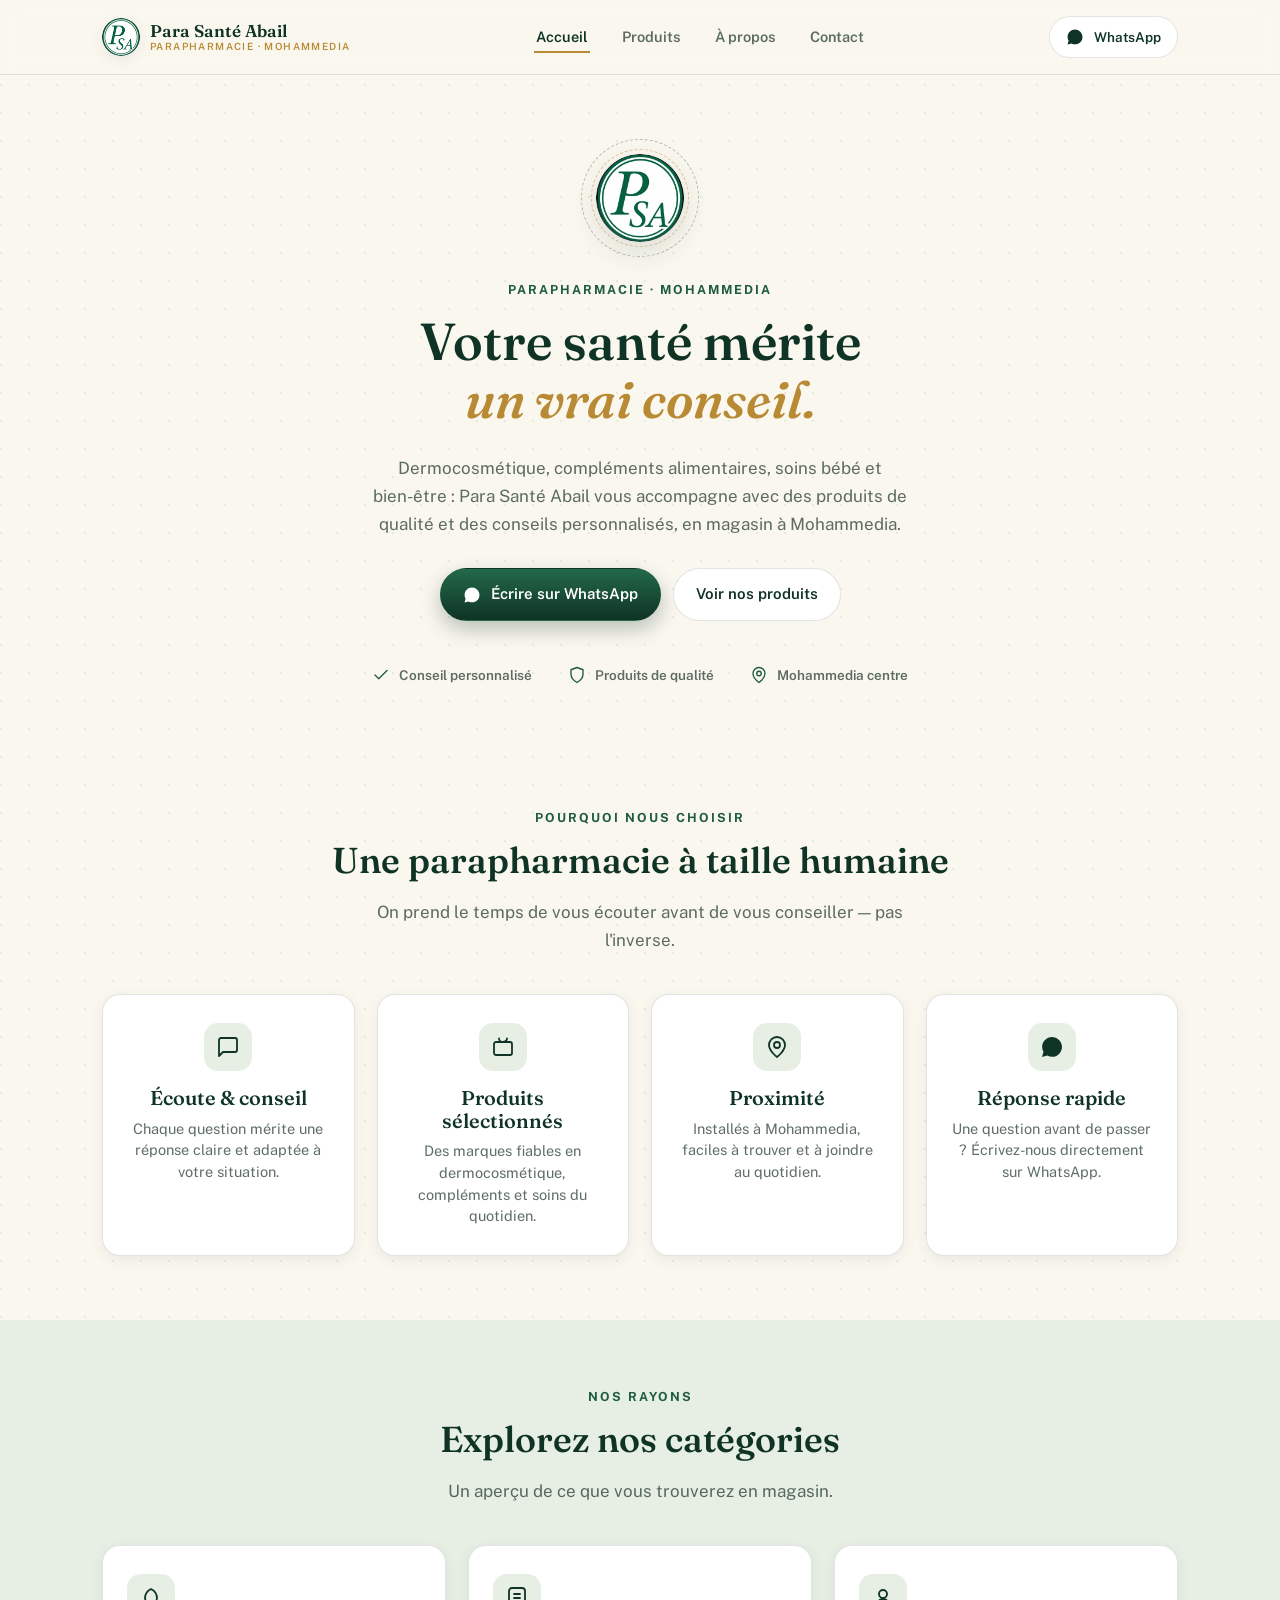
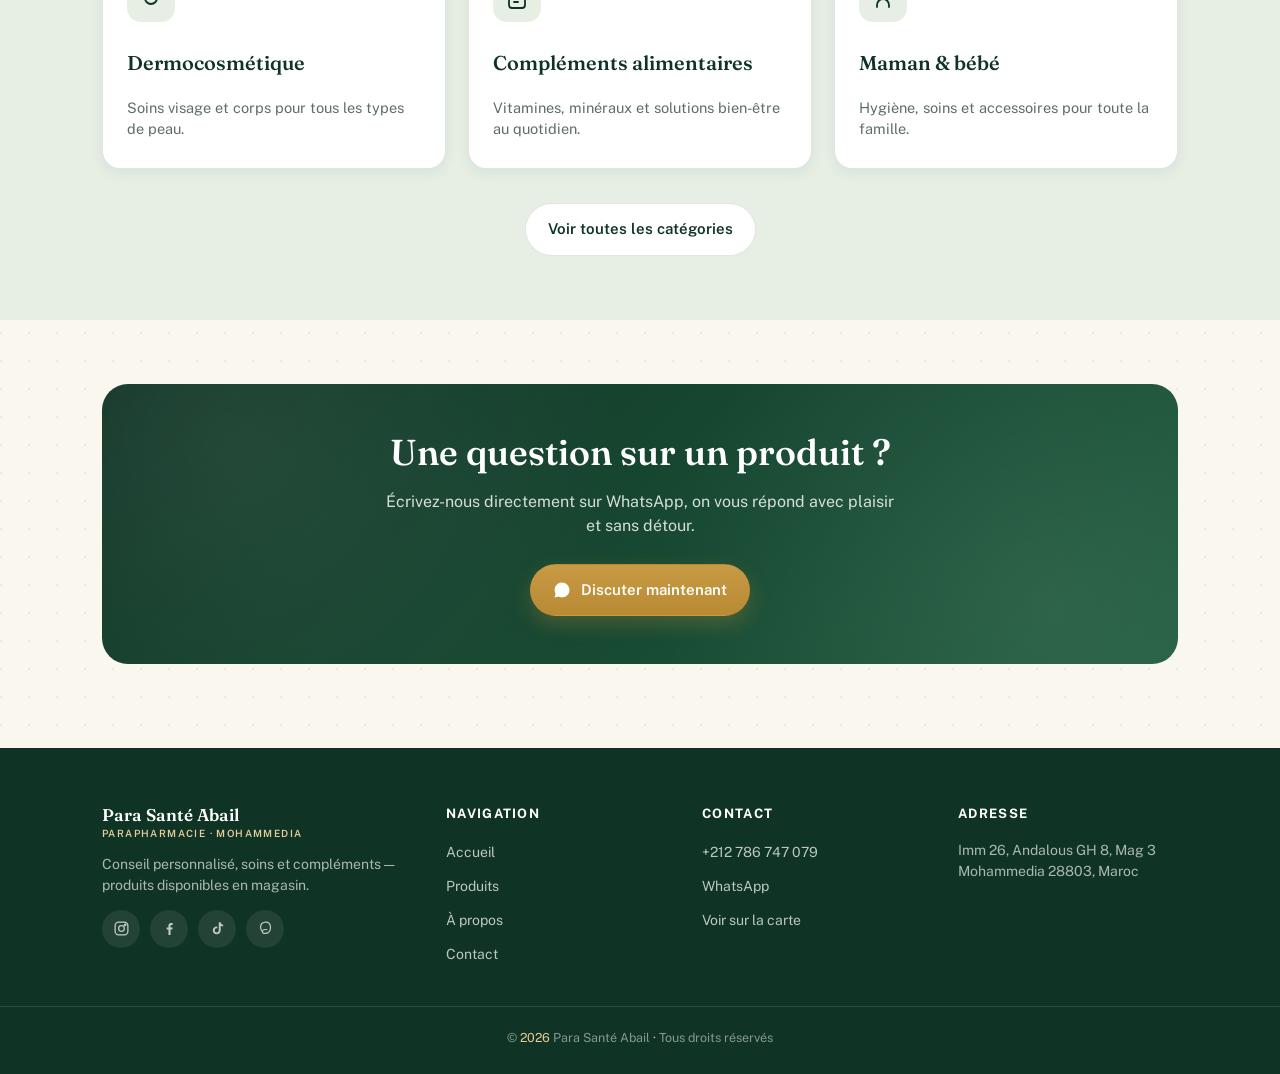
<file: index.html>
<!doctype html>
<html lang="fr">
<head>
<meta charset="UTF-8">
<meta name="viewport" content="width=device-width, initial-scale=1.0">
<title>Para Santé Abail — Parapharmacie à Mohammedia</title>
<meta name="description" content="Para Santé Abail, votre parapharmacie de confiance à Mohammedia : conseil personnalisé, dermocosmétique, compléments alimentaires et soins pour toute la famille.">
<meta name="theme-color" content="#0F3324">
<meta name="robots" content="index, follow">
<link rel="canonical" href="https://www.para-sante-abail.ma/">

<!-- Open Graph -->
<meta property="og:type" content="business.business">
<meta property="og:site_name" content="Para Santé Abail">
<meta property="og:title" content="Para Santé Abail — Parapharmacie à Mohammedia">
<meta property="og:description" content="Conseil personnalisé, soins et compléments — produits disponibles en magasin à Mohammedia.">
<meta property="og:image" content="assets/logo.png">
<meta name="twitter:card" content="summary">

<link rel="icon" type="image/png" sizes="32x32" href="assets/favicon-32.png">
<link rel="apple-touch-icon" href="assets/favicon-180.png">

<link rel="preconnect" href="https://fonts.googleapis.com">
<link rel="preconnect" href="https://fonts.gstatic.com" crossorigin>
<link href="https://fonts.googleapis.com/css2?family=Fraunces:opsz,wght@9..144,450;9..144,560;9..144,650&family=Public+Sans:wght@400;500;600;700&display=swap" rel="stylesheet">
<link rel="stylesheet" href="assets/style.css">

<script type="application/ld+json">
{
  "@context": "https://schema.org",
  "@type": "Pharmacy",
  "name": "Para Santé Abail",
  "image": "assets/logo.png",
  "telephone": "+212786747079",
  "address": {
    "@type": "PostalAddress",
    "streetAddress": "Imm 26, Andalous GH 8, Mag 3",
    "addressLocality": "Mohammedia",
    "postalCode": "28803",
    "addressCountry": "MA"
  },
  "sameAs": [
    "https://instagram.com/para.sante.abail",
    "https://facebook.com/para.sante.abail",
    "https://www.tiktok.com/@para.sante.abail",
    "https://www.threads.net/@para.sante.abail"
  ]
}
</script>
</head>
<body>
<a class="skip-link" href="#main">Aller au contenu</a>

<header class="navbar">
  <div class="container">
    <a class="brand" href="index.html">
      <img src="assets/logo.webp" onerror="this.src='assets/logo.png'" alt="Logo Para Santé Abail">
      <span class="brand-name">Para Santé Abail<small>Parapharmacie · Mohammedia</small></span>
    </a>
    <nav>
      <ul class="nav-links">
        <li><a href="index.html">Accueil</a></li>
        <li><a href="produits.html">Produits</a></li>
        <li><a href="a-propos.html">À propos</a></li>
        <li><a href="contact.html">Contact</a></li>
      </ul>
    </nav>
    <div class="nav-cta">
      <a class="btn btn-outline btn-sm" href="https://wa.me/212786747079" target="_blank" rel="noopener">
        <svg viewBox="0 0 24 24" fill="currentColor"><path d="M12.04 2C6.58 2 2.13 6.45 2.13 11.91c0 1.75.46 3.46 1.33 4.96L2.05 22l5.25-1.38a9.9 9.9 0 0 0 4.74 1.21h.01c5.46 0 9.91-4.45 9.91-9.92 0-2.65-1.03-5.14-2.9-7.01A9.86 9.86 0 0 0 12.04 2Z"/></svg>
        <span class="long">WhatsApp</span>
      </a>
      <button class="nav-toggle" aria-label="Ouvrir le menu" aria-expanded="false">
        <svg viewBox="0 0 24 24" fill="none" stroke="currentColor" stroke-width="1.8" stroke-linecap="round"><path d="M4 7h16M4 12h16M4 17h16"/></svg>
      </button>
    </div>
  </div>
</header>

<main id="main">

  <section class="hero container">
    <div class="seal">
      <div class="ring ring-outer"></div>
      <div class="ring ring-inner"></div>
      <img src="assets/logo.webp" onerror="this.src='assets/logo.png'" alt="Para Santé Abail">
    </div>
    <p class="eyebrow">Parapharmacie · Mohammedia</p>
    <h1>Votre santé mérite<br><em>un vrai conseil.</em></h1>
    <p class="lede" style="margin-left:auto;margin-right:auto;text-align:center;">
      Dermocosmétique, compléments alimentaires, soins bébé et bien-être : Para Santé Abail vous accompagne avec des produits de qualité et des conseils personnalisés, en magasin à Mohammedia.
    </p>
    <div class="hero-actions">
      <a class="btn btn-primary" href="https://wa.me/212786747079?text=Bonjour%2C%20je%20vous%20contacte%20depuis%20votre%20site." target="_blank" rel="noopener">
        <svg viewBox="0 0 24 24" fill="currentColor"><path d="M12.04 2C6.58 2 2.13 6.45 2.13 11.91c0 1.75.46 3.46 1.33 4.96L2.05 22l5.25-1.38a9.9 9.9 0 0 0 4.74 1.21h.01c5.46 0 9.91-4.45 9.91-9.92 0-2.65-1.03-5.14-2.9-7.01A9.86 9.86 0 0 0 12.04 2Z"/></svg>
        Écrire sur WhatsApp
      </a>
      <a class="btn btn-outline" href="produits.html">
        Voir nos produits
      </a>
    </div>

    <div class="hero-strip">
      <div class="item">
        <svg viewBox="0 0 24 24" fill="none" stroke="currentColor" stroke-width="1.8" stroke-linecap="round" stroke-linejoin="round"><path d="M20 6 9 17l-5-5"/></svg>
        Conseil personnalisé
      </div>
      <div class="item">
        <svg viewBox="0 0 24 24" fill="none" stroke="currentColor" stroke-width="1.8" stroke-linecap="round" stroke-linejoin="round"><path d="M12 22s8-4.5 8-11V5l-8-3-8 3v6c0 6.5 8 11 8 11Z"/></svg>
        Produits de qualité
      </div>
      <div class="item">
        <svg viewBox="0 0 24 24" fill="none" stroke="currentColor" stroke-width="1.8" stroke-linecap="round" stroke-linejoin="round"><path d="M20 10c0 6-8 12-8 12S4 16 4 10a8 8 0 0 1 16 0Z"/><circle cx="12" cy="10" r="3"/></svg>
        Mohammedia centre
      </div>
    </div>
  </section>

  <section class="section">
    <div class="container">
      <div class="section-head">
        <p class="eyebrow">Pourquoi nous choisir</p>
        <h2>Une parapharmacie à taille humaine</h2>
        <p class="lede">On prend le temps de vous écouter avant de vous conseiller — pas l'inverse.</p>
      </div>
      <div class="grid grid-4">
        <div class="card value-card">
          <div class="card-icon">
            <svg viewBox="0 0 24 24" fill="none" stroke="currentColor" stroke-width="1.8" stroke-linecap="round" stroke-linejoin="round"><path d="M21 15a2 2 0 0 1-2 2H7l-4 4V5a2 2 0 0 1 2-2h14a2 2 0 0 1 2 2z"/></svg>
          </div>
          <h3>Écoute &amp; conseil</h3>
          <p>Chaque question mérite une réponse claire et adaptée à votre situation.</p>
        </div>
        <div class="card value-card">
          <div class="card-icon">
            <svg viewBox="0 0 24 24" fill="none" stroke="currentColor" stroke-width="1.8" stroke-linecap="round" stroke-linejoin="round"><rect x="3" y="7" width="18" height="13" rx="2"/><path d="M16 3.5c0 2-1.8 3.5-4 3.5S8 5.5 8 3.5"/></svg>
          </div>
          <h3>Produits sélectionnés</h3>
          <p>Des marques fiables en dermocosmétique, compléments et soins du quotidien.</p>
        </div>
        <div class="card value-card">
          <div class="card-icon">
            <svg viewBox="0 0 24 24" fill="none" stroke="currentColor" stroke-width="1.8" stroke-linecap="round" stroke-linejoin="round"><path d="M20 10c0 6-8 12-8 12S4 16 4 10a8 8 0 0 1 16 0Z"/><circle cx="12" cy="10" r="3"/></svg>
          </div>
          <h3>Proximité</h3>
          <p>Installés à Mohammedia, faciles à trouver et à joindre au quotidien.</p>
        </div>
        <div class="card value-card">
          <div class="card-icon">
            <svg viewBox="0 0 24 24" fill="currentColor"><path d="M12.04 2C6.58 2 2.13 6.45 2.13 11.91c0 1.75.46 3.46 1.33 4.96L2.05 22l5.25-1.38a9.9 9.9 0 0 0 4.74 1.21h.01c5.46 0 9.91-4.45 9.91-9.92 0-2.65-1.03-5.14-2.9-7.01A9.86 9.86 0 0 0 12.04 2Z"/></svg>
          </div>
          <h3>Réponse rapide</h3>
          <p>Une question avant de passer ? Écrivez-nous directement sur WhatsApp.</p>
        </div>
      </div>
    </div>
  </section>

  <section class="section section-alt">
    <div class="container">
      <div class="section-head">
        <p class="eyebrow">Nos rayons</p>
        <h2>Explorez nos catégories</h2>
        <p class="lede">Un aperçu de ce que vous trouverez en magasin.</p>
      </div>
      <div class="grid grid-3">
        <div class="card cat-card">
          <div class="card-icon">
            <svg viewBox="0 0 24 24" fill="none" stroke="currentColor" stroke-width="1.8" stroke-linecap="round" stroke-linejoin="round"><path d="M12 3c4 2 6 5 6 9a6 6 0 0 1-12 0c0-4 2-7 6-9Z"/></svg>
          </div>
          <h3>Dermocosmétique</h3>
          <p>Soins visage et corps pour tous les types de peau.</p>
        </div>
        <div class="card cat-card">
          <div class="card-icon">
            <svg viewBox="0 0 24 24" fill="none" stroke="currentColor" stroke-width="1.8" stroke-linecap="round" stroke-linejoin="round"><rect x="4" y="2" width="16" height="20" rx="3"/><path d="M9 8h6M9 12h6M9 16h4"/></svg>
          </div>
          <h3>Compléments alimentaires</h3>
          <p>Vitamines, minéraux et solutions bien-être au quotidien.</p>
        </div>
        <div class="card cat-card">
          <div class="card-icon">
            <svg viewBox="0 0 24 24" fill="none" stroke="currentColor" stroke-width="1.8" stroke-linecap="round" stroke-linejoin="round"><circle cx="12" cy="8" r="4"/><path d="M6 21v-2a6 6 0 0 1 12 0v2"/></svg>
          </div>
          <h3>Maman &amp; bébé</h3>
          <p>Hygiène, soins et accessoires pour toute la famille.</p>
        </div>
      </div>
      <div style="text-align:center;margin-top:34px;">
        <a class="btn btn-outline" href="produits.html">Voir toutes les catégories</a>
      </div>
    </div>
  </section>

  <section class="section">
    <div class="container">
      <div class="cta-banner">
        <h2>Une question sur un produit&nbsp;?</h2>
        <p>Écrivez-nous directement sur WhatsApp, on vous répond avec plaisir et sans détour.</p>
        <a class="btn btn-gold" href="https://wa.me/212786747079?text=Bonjour%2C%20j%27ai%20une%20question%20sur%20un%20produit." target="_blank" rel="noopener">
          <svg viewBox="0 0 24 24" fill="currentColor"><path d="M12.04 2C6.58 2 2.13 6.45 2.13 11.91c0 1.75.46 3.46 1.33 4.96L2.05 22l5.25-1.38a9.9 9.9 0 0 0 4.74 1.21h.01c5.46 0 9.91-4.45 9.91-9.92 0-2.65-1.03-5.14-2.9-7.01A9.86 9.86 0 0 0 12.04 2Z"/></svg>
          Discuter maintenant
        </a>
      </div>
    </div>
  </section>

</main>

<footer class="footer">
  <div class="container">
    <div>
      <span class="brand-name">Para Santé Abail<small>Parapharmacie · Mohammedia</small></span>
      <p style="margin-top:14px;">Conseil personnalisé, soins et compléments — produits disponibles en magasin.</p>
      <div class="footer-socials">
        <a href="https://instagram.com/para.sante.abail" target="_blank" rel="noopener" aria-label="Instagram"><svg viewBox="0 0 24 24" fill="none" stroke="currentColor" stroke-width="1.8"><rect x="3" y="3" width="18" height="18" rx="5"/><circle cx="12" cy="12" r="4"/><circle cx="17.2" cy="6.8" r="1"/></svg></a>
        <a href="https://facebook.com/para.sante.abail" target="_blank" rel="noopener" aria-label="Facebook"><svg viewBox="0 0 24 24" fill="currentColor"><path d="M13.5 21v-7.6h2.55l.38-2.96h-2.93V8.53c0-.86.24-1.44 1.47-1.44h1.57V4.46C16.2 4.4 15.3 4.3 14.24 4.3c-2.2 0-3.72 1.34-3.72 3.8v2.34H7.96v2.96h2.56V21h2.98Z"/></svg></a>
        <a href="https://www.tiktok.com/@para.sante.abail" target="_blank" rel="noopener" aria-label="TikTok"><svg viewBox="0 0 24 24" fill="currentColor"><path d="M16.5 3c.3 1.9 1.6 3.4 3.5 3.7v2.6a6.6 6.6 0 0 1-3.5-1.1v6.4a5.6 5.6 0 1 1-4.8-5.5v2.7a2.9 2.9 0 1 0 2.1 2.8V3h2.7Z"/></svg></a>
        <a href="https://www.threads.net/@para.sante.abail" target="_blank" rel="noopener" aria-label="Threads"><svg viewBox="0 0 24 24" fill="none" stroke="currentColor" stroke-width="1.7"><path d="M12 3c-4.5 0-7 2.7-7 7.2 0 3 1.2 5.4 3.4 6.9M12 3c4.5 0 7 2.7 7 7.2 0 5.6-3.3 8.8-7.6 8.8-2.2 0-3.9-.8-3.9-2.7 0-2 2.1-2.9 4.4-2.9 1 0 1.9.1 2.6.4"/></svg></a>
      </div>
    </div>
    <div>
      <h4>Navigation</h4>
      <ul>
        <li><a href="index.html">Accueil</a></li>
        <li><a href="produits.html">Produits</a></li>
        <li><a href="a-propos.html">À propos</a></li>
        <li><a href="contact.html">Contact</a></li>
      </ul>
    </div>
    <div>
      <h4>Contact</h4>
      <ul>
        <li><a href="tel:+212786747079">+212 786 747 079</a></li>
        <li><a href="https://wa.me/212786747079" target="_blank" rel="noopener">WhatsApp</a></li>
        <li><a href="https://maps.app.goo.gl/hY52rZHwfC9WomiU7" target="_blank" rel="noopener">Voir sur la carte</a></li>
      </ul>
    </div>
    <div>
      <h4>Adresse</h4>
      <p>Imm 26, Andalous GH 8, Mag 3<br>Mohammedia 28803, Maroc</p>
    </div>
  </div>
  <div class="footer-bottom">
    © <span id="year"></span> Para Santé Abail <span>·</span> Tous droits réservés
  </div>
</footer>

<div class="toast" id="toast">Contact enregistré ✓</div>

<script src="assets/script.js"></script>
<script>document.getElementById('year').textContent = new Date().getFullYear();</script>
</body>
</html>
</file>
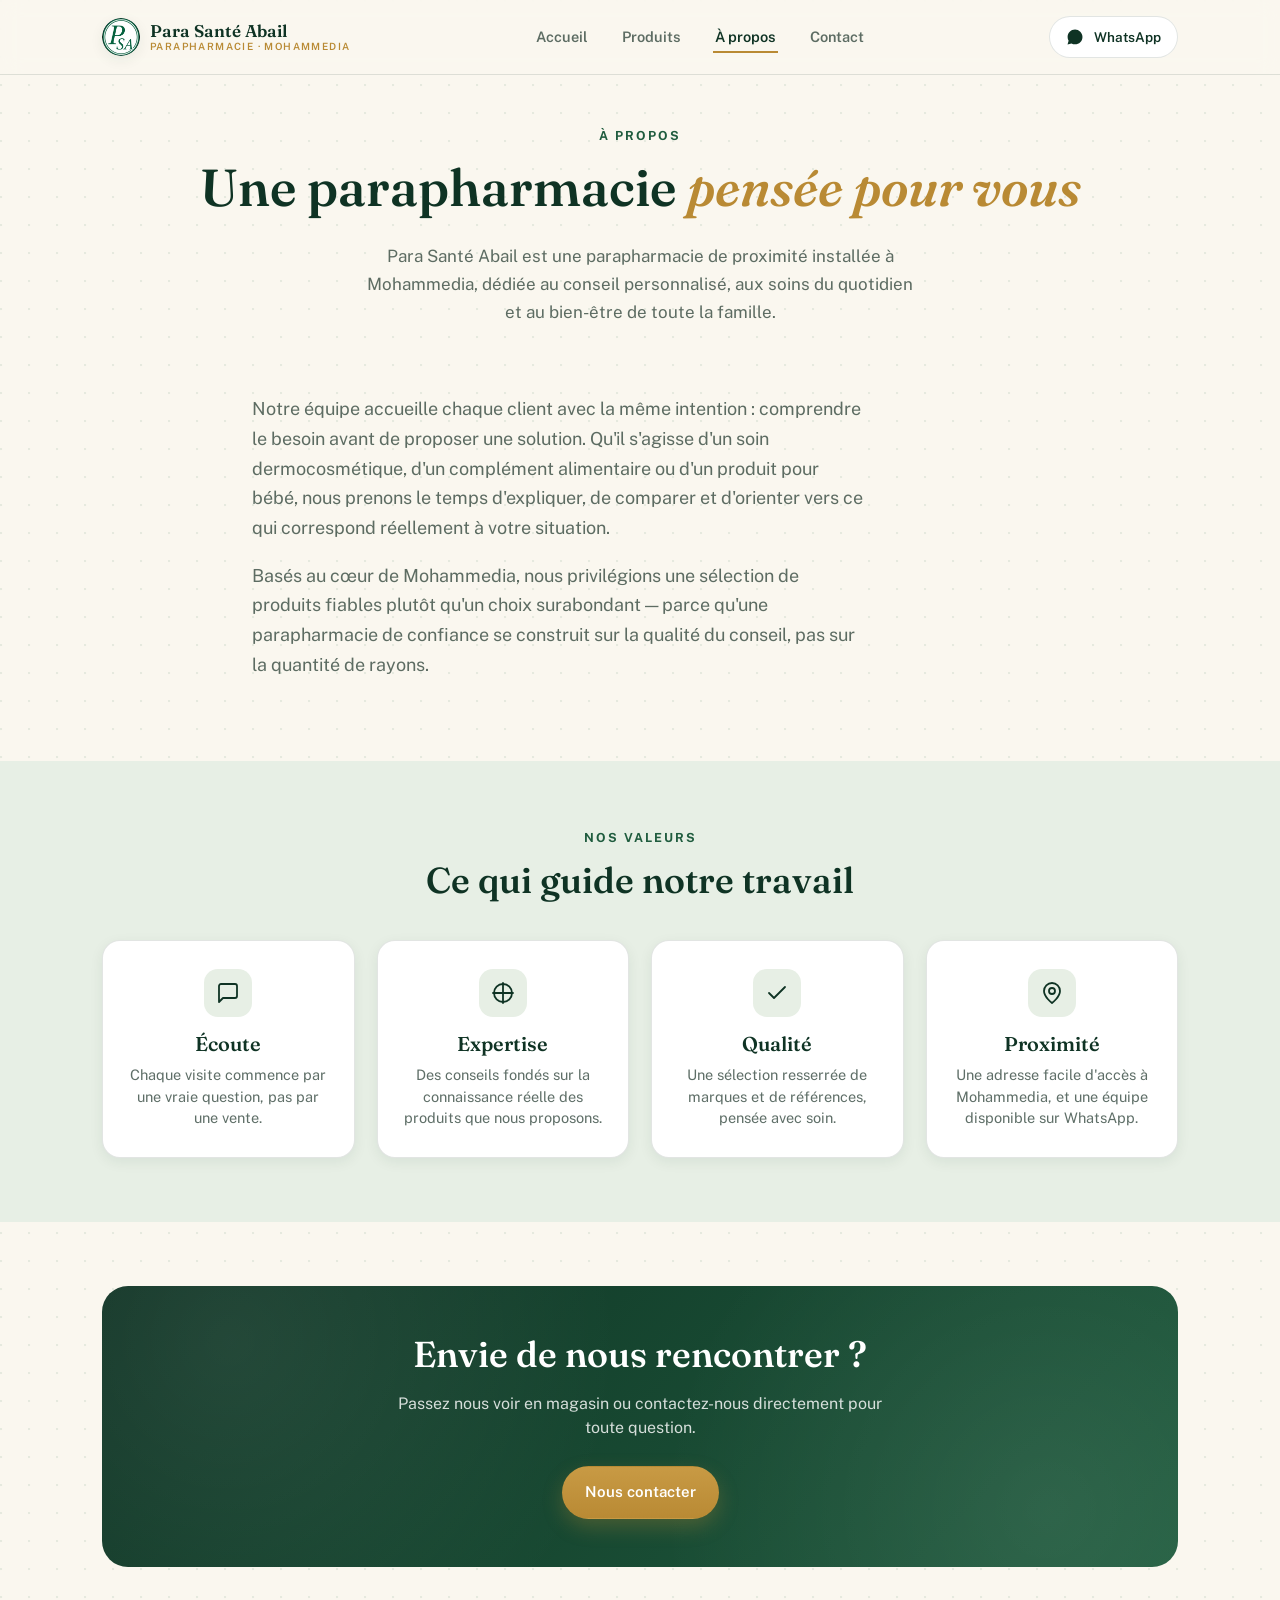
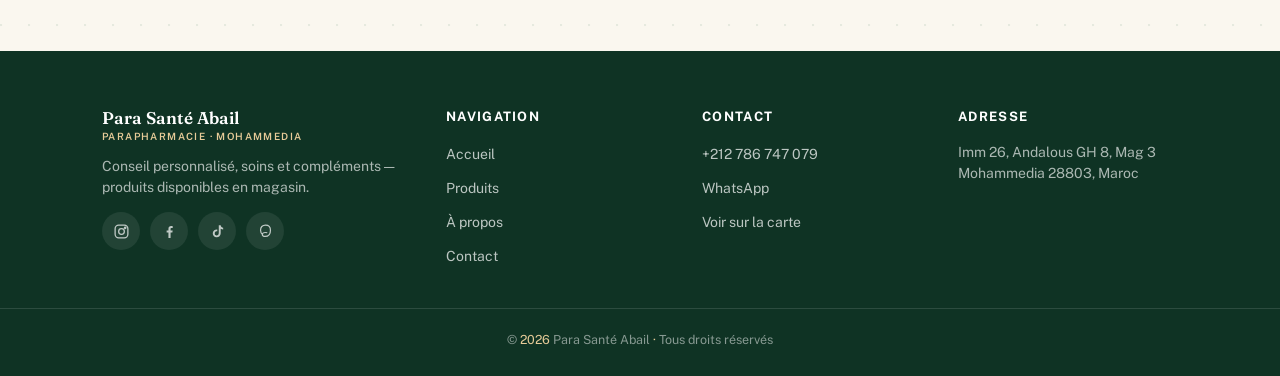
<file: a-propos.html>
<!doctype html>
<html lang="fr">
<head>
<meta charset="UTF-8">
<meta name="viewport" content="width=device-width, initial-scale=1.0">
<title>À propos — Para Santé Abail</title>
<meta name="description" content="Découvrez Para Santé Abail, parapharmacie de proximité à Mohammedia engagée pour un conseil personnalisé et des produits de qualité.">
<meta name="theme-color" content="#0F3324">
<link rel="canonical" href="https://www.para-sante-abail.ma/a-propos.html">

<meta property="og:type" content="website">
<meta property="og:site_name" content="Para Santé Abail">
<meta property="og:title" content="À propos — Para Santé Abail">
<meta property="og:description" content="Parapharmacie de proximité à Mohammedia, engagée pour un conseil personnalisé.">
<meta property="og:image" content="assets/logo.png">

<link rel="icon" type="image/png" sizes="32x32" href="assets/favicon-32.png">
<link rel="apple-touch-icon" href="assets/favicon-180.png">

<link rel="preconnect" href="https://fonts.googleapis.com">
<link rel="preconnect" href="https://fonts.gstatic.com" crossorigin>
<link href="https://fonts.googleapis.com/css2?family=Fraunces:opsz,wght@9..144,450;9..144,560;9..144,650&family=Public+Sans:wght@400;500;600;700&display=swap" rel="stylesheet">
<link rel="stylesheet" href="assets/style.css">
</head>
<body>
<a class="skip-link" href="#main">Aller au contenu</a>

<header class="navbar">
  <div class="container">
    <a class="brand" href="index.html">
      <img src="assets/logo.webp" onerror="this.src='assets/logo.png'" alt="Logo Para Santé Abail">
      <span class="brand-name">Para Santé Abail<small>Parapharmacie · Mohammedia</small></span>
    </a>
    <nav>
      <ul class="nav-links">
        <li><a href="index.html">Accueil</a></li>
        <li><a href="produits.html">Produits</a></li>
        <li><a href="a-propos.html">À propos</a></li>
        <li><a href="contact.html">Contact</a></li>
      </ul>
    </nav>
    <div class="nav-cta">
      <a class="btn btn-outline btn-sm" href="https://wa.me/212786747079" target="_blank" rel="noopener">
        <svg viewBox="0 0 24 24" fill="currentColor"><path d="M12.04 2C6.58 2 2.13 6.45 2.13 11.91c0 1.75.46 3.46 1.33 4.96L2.05 22l5.25-1.38a9.9 9.9 0 0 0 4.74 1.21h.01c5.46 0 9.91-4.45 9.91-9.92 0-2.65-1.03-5.14-2.9-7.01A9.86 9.86 0 0 0 12.04 2Z"/></svg>
        <span class="long">WhatsApp</span>
      </a>
      <button class="nav-toggle" aria-label="Ouvrir le menu" aria-expanded="false">
        <svg viewBox="0 0 24 24" fill="none" stroke="currentColor" stroke-width="1.8" stroke-linecap="round"><path d="M4 7h16M4 12h16M4 17h16"/></svg>
      </button>
    </div>
  </div>
</header>

<main id="main">

  <section class="page-hero container">
    <p class="eyebrow">À propos</p>
    <h1>Une parapharmacie <em>pensée pour vous</em></h1>
    <p class="lede" style="margin-left:auto;margin-right:auto;">
      Para Santé Abail est une parapharmacie de proximité installée à Mohammedia, dédiée au conseil personnalisé, aux soins du quotidien et au bien-être de toute la famille.
    </p>
  </section>

  <section class="section" style="padding-top:10px;">
    <div class="container" style="max-width:820px;">
      <p class="lede" style="font-size:18px;">
        Notre équipe accueille chaque client avec la même intention : comprendre le besoin avant de proposer une solution.
        Qu'il s'agisse d'un soin dermocosmétique, d'un complément alimentaire ou d'un produit pour bébé, nous prenons le temps
        d'expliquer, de comparer et d'orienter vers ce qui correspond réellement à votre situation.
      </p>
      <p class="lede" style="font-size:18px;">
        Basés au cœur de Mohammedia, nous privilégions une sélection de produits fiables plutôt qu'un choix surabondant —
        parce qu'une parapharmacie de confiance se construit sur la qualité du conseil, pas sur la quantité de rayons.
      </p>
    </div>
  </section>

  <section class="section section-alt">
    <div class="container">
      <div class="section-head">
        <p class="eyebrow">Nos valeurs</p>
        <h2>Ce qui guide notre travail</h2>
      </div>
      <div class="grid grid-4">
        <div class="card value-card">
          <div class="card-icon">
            <svg viewBox="0 0 24 24" fill="none" stroke="currentColor" stroke-width="1.8" stroke-linecap="round" stroke-linejoin="round"><path d="M21 15a2 2 0 0 1-2 2H7l-4 4V5a2 2 0 0 1 2-2h14a2 2 0 0 1 2 2z"/></svg>
          </div>
          <h3>Écoute</h3>
          <p>Chaque visite commence par une vraie question, pas par une vente.</p>
        </div>
        <div class="card value-card">
          <div class="card-icon">
            <svg viewBox="0 0 24 24" fill="none" stroke="currentColor" stroke-width="1.8" stroke-linecap="round" stroke-linejoin="round"><path d="M12 2v20M2 12h20"/><circle cx="12" cy="12" r="9"/></svg>
          </div>
          <h3>Expertise</h3>
          <p>Des conseils fondés sur la connaissance réelle des produits que nous proposons.</p>
        </div>
        <div class="card value-card">
          <div class="card-icon">
            <svg viewBox="0 0 24 24" fill="none" stroke="currentColor" stroke-width="1.8" stroke-linecap="round" stroke-linejoin="round"><path d="M20 6 9 17l-5-5"/></svg>
          </div>
          <h3>Qualité</h3>
          <p>Une sélection resserrée de marques et de références, pensée avec soin.</p>
        </div>
        <div class="card value-card">
          <div class="card-icon">
            <svg viewBox="0 0 24 24" fill="none" stroke="currentColor" stroke-width="1.8" stroke-linecap="round" stroke-linejoin="round"><path d="M20 10c0 6-8 12-8 12S4 16 4 10a8 8 0 0 1 16 0Z"/><circle cx="12" cy="10" r="3"/></svg>
          </div>
          <h3>Proximité</h3>
          <p>Une adresse facile d'accès à Mohammedia, et une équipe disponible sur WhatsApp.</p>
        </div>
      </div>
    </div>
  </section>

  <section class="section">
    <div class="container">
      <div class="cta-banner">
        <h2>Envie de nous rencontrer&nbsp;?</h2>
        <p>Passez nous voir en magasin ou contactez-nous directement pour toute question.</p>
        <a class="btn btn-gold" href="contact.html">Nous contacter</a>
      </div>
    </div>
  </section>

</main>

<footer class="footer">
  <div class="container">
    <div>
      <span class="brand-name">Para Santé Abail<small>Parapharmacie · Mohammedia</small></span>
      <p style="margin-top:14px;">Conseil personnalisé, soins et compléments — produits disponibles en magasin.</p>
      <div class="footer-socials">
        <a href="https://instagram.com/para.sante.abail" target="_blank" rel="noopener" aria-label="Instagram"><svg viewBox="0 0 24 24" fill="none" stroke="currentColor" stroke-width="1.8"><rect x="3" y="3" width="18" height="18" rx="5"/><circle cx="12" cy="12" r="4"/><circle cx="17.2" cy="6.8" r="1"/></svg></a>
        <a href="https://facebook.com/para.sante.abail" target="_blank" rel="noopener" aria-label="Facebook"><svg viewBox="0 0 24 24" fill="currentColor"><path d="M13.5 21v-7.6h2.55l.38-2.96h-2.93V8.53c0-.86.24-1.44 1.47-1.44h1.57V4.46C16.2 4.4 15.3 4.3 14.24 4.3c-2.2 0-3.72 1.34-3.72 3.8v2.34H7.96v2.96h2.56V21h2.98Z"/></svg></a>
        <a href="https://www.tiktok.com/@para.sante.abail" target="_blank" rel="noopener" aria-label="TikTok"><svg viewBox="0 0 24 24" fill="currentColor"><path d="M16.5 3c.3 1.9 1.6 3.4 3.5 3.7v2.6a6.6 6.6 0 0 1-3.5-1.1v6.4a5.6 5.6 0 1 1-4.8-5.5v2.7a2.9 2.9 0 1 0 2.1 2.8V3h2.7Z"/></svg></a>
        <a href="https://www.threads.net/@para.sante.abail" target="_blank" rel="noopener" aria-label="Threads"><svg viewBox="0 0 24 24" fill="none" stroke="currentColor" stroke-width="1.7"><path d="M12 3c-4.5 0-7 2.7-7 7.2 0 3 1.2 5.4 3.4 6.9M12 3c4.5 0 7 2.7 7 7.2 0 5.6-3.3 8.8-7.6 8.8-2.2 0-3.9-.8-3.9-2.7 0-2 2.1-2.9 4.4-2.9 1 0 1.9.1 2.6.4"/></svg></a>
      </div>
    </div>
    <div>
      <h4>Navigation</h4>
      <ul>
        <li><a href="index.html">Accueil</a></li>
        <li><a href="produits.html">Produits</a></li>
        <li><a href="a-propos.html">À propos</a></li>
        <li><a href="contact.html">Contact</a></li>
      </ul>
    </div>
    <div>
      <h4>Contact</h4>
      <ul>
        <li><a href="tel:+212786747079">+212 786 747 079</a></li>
        <li><a href="https://wa.me/212786747079" target="_blank" rel="noopener">WhatsApp</a></li>
        <li><a href="https://maps.app.goo.gl/hY52rZHwfC9WomiU7" target="_blank" rel="noopener">Voir sur la carte</a></li>
      </ul>
    </div>
    <div>
      <h4>Adresse</h4>
      <p>Imm 26, Andalous GH 8, Mag 3<br>Mohammedia 28803, Maroc</p>
    </div>
  </div>
  <div class="footer-bottom">
    © <span id="year"></span> Para Santé Abail <span>·</span> Tous droits réservés
  </div>
</footer>

<div class="toast" id="toast">Contact enregistré ✓</div>

<script src="assets/script.js"></script>
<script>document.getElementById('year').textContent = new Date().getFullYear();</script>
</body>
</html>
</file>
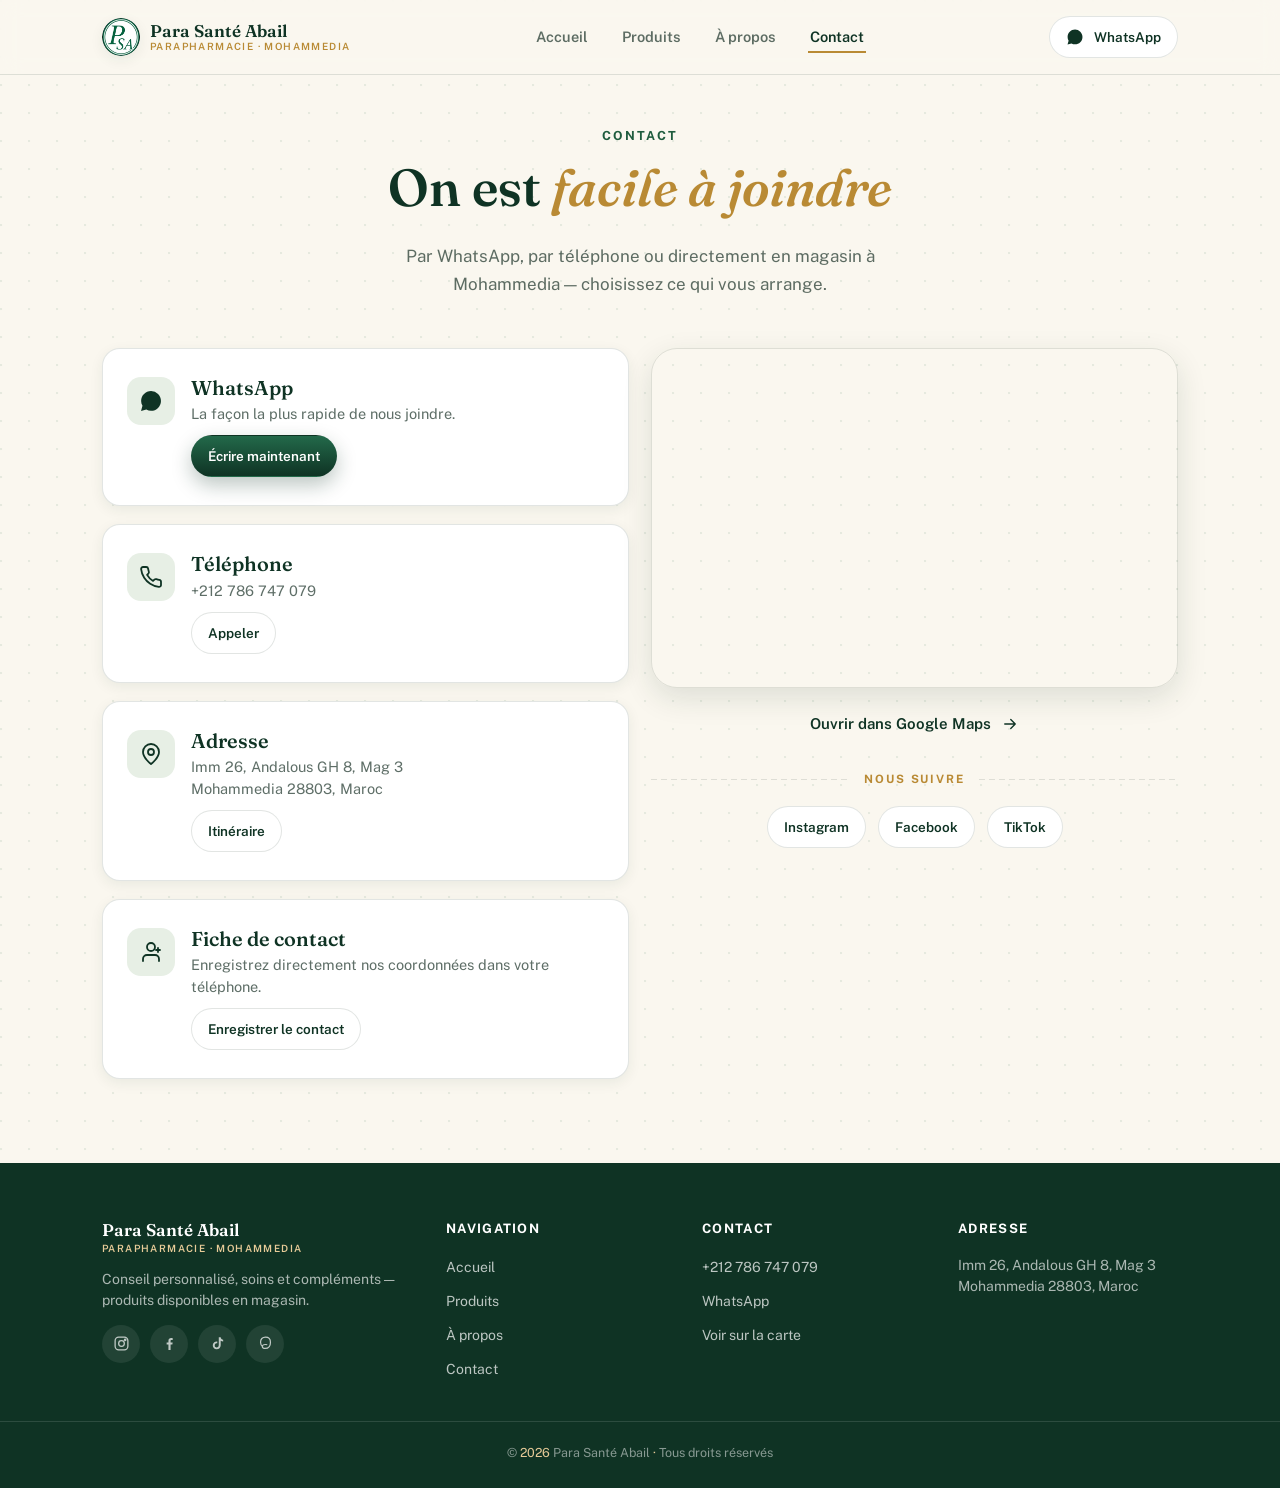
<file: contact.html>
<!doctype html>
<html lang="fr">
<head>
<meta charset="UTF-8">
<meta name="viewport" content="width=device-width, initial-scale=1.0">
<title>Contact — Para Santé Abail</title>
<meta name="description" content="Contactez Para Santé Abail à Mohammedia : WhatsApp, téléphone, adresse et itinéraire.">
<meta name="theme-color" content="#0F3324">
<link rel="canonical" href="https://www.para-sante-abail.ma/contact.html">

<meta property="og:type" content="website">
<meta property="og:site_name" content="Para Santé Abail">
<meta property="og:title" content="Contact — Para Santé Abail">
<meta property="og:description" content="WhatsApp, téléphone, adresse et itinéraire pour nous rejoindre à Mohammedia.">
<meta property="og:image" content="assets/logo.png">

<link rel="icon" type="image/png" sizes="32x32" href="assets/favicon-32.png">
<link rel="apple-touch-icon" href="assets/favicon-180.png">

<link rel="preconnect" href="https://fonts.googleapis.com">
<link rel="preconnect" href="https://fonts.gstatic.com" crossorigin>
<link href="https://fonts.googleapis.com/css2?family=Fraunces:opsz,wght@9..144,450;9..144,560;9..144,650&family=Public+Sans:wght@400;500;600;700&display=swap" rel="stylesheet">
<link rel="stylesheet" href="assets/style.css">
</head>
<body>
<a class="skip-link" href="#main">Aller au contenu</a>

<header class="navbar">
  <div class="container">
    <a class="brand" href="index.html">
      <img src="assets/logo.webp" onerror="this.src='assets/logo.png'" alt="Logo Para Santé Abail">
      <span class="brand-name">Para Santé Abail<small>Parapharmacie · Mohammedia</small></span>
    </a>
    <nav>
      <ul class="nav-links">
        <li><a href="index.html">Accueil</a></li>
        <li><a href="produits.html">Produits</a></li>
        <li><a href="a-propos.html">À propos</a></li>
        <li><a href="contact.html">Contact</a></li>
      </ul>
    </nav>
    <div class="nav-cta">
      <a class="btn btn-outline btn-sm" href="https://wa.me/212786747079" target="_blank" rel="noopener">
        <svg viewBox="0 0 24 24" fill="currentColor"><path d="M12.04 2C6.58 2 2.13 6.45 2.13 11.91c0 1.75.46 3.46 1.33 4.96L2.05 22l5.25-1.38a9.9 9.9 0 0 0 4.74 1.21h.01c5.46 0 9.91-4.45 9.91-9.92 0-2.65-1.03-5.14-2.9-7.01A9.86 9.86 0 0 0 12.04 2Z"/></svg>
        <span class="long">WhatsApp</span>
      </a>
      <button class="nav-toggle" aria-label="Ouvrir le menu" aria-expanded="false">
        <svg viewBox="0 0 24 24" fill="none" stroke="currentColor" stroke-width="1.8" stroke-linecap="round"><path d="M4 7h16M4 12h16M4 17h16"/></svg>
      </button>
    </div>
  </div>
</header>

<main id="main">

  <section class="page-hero container">
    <p class="eyebrow">Contact</p>
    <h1>On est <em>facile à joindre</em></h1>
    <p class="lede" style="margin-left:auto;margin-right:auto;">
      Par WhatsApp, par téléphone ou directement en magasin à Mohammedia — choisissez ce qui vous arrange.
    </p>
  </section>

  <section class="section" style="padding-top:10px;">
    <div class="container">
      <div class="grid grid-2" style="align-items:start;">

        <div style="display:flex;flex-direction:column;gap:18px;">

          <div class="card contact-card">
            <div class="card-icon">
              <svg viewBox="0 0 24 24" fill="currentColor"><path d="M12.04 2C6.58 2 2.13 6.45 2.13 11.91c0 1.75.46 3.46 1.33 4.96L2.05 22l5.25-1.38a9.9 9.9 0 0 0 4.74 1.21h.01c5.46 0 9.91-4.45 9.91-9.92 0-2.65-1.03-5.14-2.9-7.01A9.86 9.86 0 0 0 12.04 2Z"/></svg>
            </div>
            <div>
              <h3>WhatsApp</h3>
              <p>La façon la plus rapide de nous joindre.</p>
              <a class="btn btn-primary btn-sm" style="margin-top:10px;" href="https://wa.me/212786747079?text=Bonjour%2C%20je%20vous%20contacte%20depuis%20votre%20site." target="_blank" rel="noopener">Écrire maintenant</a>
            </div>
          </div>

          <div class="card contact-card">
            <div class="card-icon">
              <svg viewBox="0 0 24 24" fill="none" stroke="currentColor" stroke-width="1.8" stroke-linecap="round" stroke-linejoin="round"><path d="M22 16.92v3a2 2 0 0 1-2.18 2 19.79 19.79 0 0 1-8.63-3.07 19.5 19.5 0 0 1-6-6 19.79 19.79 0 0 1-3.07-8.67A2 2 0 0 1 4.11 2h3a2 2 0 0 1 2 1.72c.13.96.36 1.9.68 2.81a2 2 0 0 1-.45 2.11L8.09 9.91a16 16 0 0 0 6 6l1.27-1.27a2 2 0 0 1 2.11-.45c.91.32 1.85.55 2.81.68A2 2 0 0 1 22 16.92Z"/></svg>
            </div>
            <div>
              <h3>Téléphone</h3>
              <p>+212 786 747 079</p>
              <a class="btn btn-outline btn-sm" style="margin-top:10px;" href="tel:+212786747079">Appeler</a>
            </div>
          </div>

          <div class="card contact-card">
            <div class="card-icon">
              <svg viewBox="0 0 24 24" fill="none" stroke="currentColor" stroke-width="1.8" stroke-linecap="round" stroke-linejoin="round"><path d="M20 10c0 6-8 12-8 12S4 16 4 10a8 8 0 0 1 16 0Z"/><circle cx="12" cy="10" r="3"/></svg>
            </div>
            <div>
              <h3>Adresse</h3>
              <p>Imm 26, Andalous GH 8, Mag 3<br>Mohammedia 28803, Maroc</p>
              <a class="btn btn-outline btn-sm" style="margin-top:10px;" href="https://maps.app.goo.gl/hY52rZHwfC9WomiU7" target="_blank" rel="noopener">Itinéraire</a>
            </div>
          </div>

          <div class="card contact-card">
            <div class="card-icon">
              <svg viewBox="0 0 24 24" fill="none" stroke="currentColor" stroke-width="1.8" stroke-linecap="round" stroke-linejoin="round"><path d="M20 21v-2a4 4 0 0 0-4-4H8a4 4 0 0 0-4 4v2"/><circle cx="12" cy="7" r="4"/><path d="M19 8v4M21 10h-4"/></svg>
            </div>
            <div>
              <h3>Fiche de contact</h3>
              <p>Enregistrez directement nos coordonnées dans votre téléphone.</p>
              <a class="btn btn-outline btn-sm" style="margin-top:10px;" href="#" data-save-contact>Enregistrer le contact</a>
            </div>
          </div>

        </div>

        <div>
          <div class="map-frame">
            <iframe
              loading="lazy"
              referrerpolicy="no-referrer-when-downgrade"
              src="https://www.google.com/maps?q=Imm+26+Andalous+GH+8+Mohammedia+Maroc&output=embed"
              title="Localisation de Para Santé Abail sur Google Maps">
            </iframe>
          </div>
          <p style="text-align:center;margin-top:14px;">
            <a class="btn-ghost btn" href="https://maps.app.goo.gl/hY52rZHwfC9WomiU7" target="_blank" rel="noopener">
              Ouvrir dans Google Maps
              <svg viewBox="0 0 24 24" fill="none" stroke="currentColor" stroke-width="1.8" stroke-linecap="round" stroke-linejoin="round"><path d="M5 12h14M13 6l6 6-6 6"/></svg>
            </a>
          </p>

          <div class="divider" style="margin-top:24px;"><span>Nous suivre</span></div>
          <div style="display:flex;gap:12px;justify-content:center;margin-top:18px;">
            <a class="btn btn-outline btn-sm" href="https://instagram.com/para.sante.abail" target="_blank" rel="noopener">Instagram</a>
            <a class="btn btn-outline btn-sm" href="https://facebook.com/para.sante.abail" target="_blank" rel="noopener">Facebook</a>
            <a class="btn btn-outline btn-sm" href="https://www.tiktok.com/@para.sante.abail" target="_blank" rel="noopener">TikTok</a>
          </div>
        </div>

      </div>
    </div>
  </section>

</main>

<footer class="footer">
  <div class="container">
    <div>
      <span class="brand-name">Para Santé Abail<small>Parapharmacie · Mohammedia</small></span>
      <p style="margin-top:14px;">Conseil personnalisé, soins et compléments — produits disponibles en magasin.</p>
      <div class="footer-socials">
        <a href="https://instagram.com/para.sante.abail" target="_blank" rel="noopener" aria-label="Instagram"><svg viewBox="0 0 24 24" fill="none" stroke="currentColor" stroke-width="1.8"><rect x="3" y="3" width="18" height="18" rx="5"/><circle cx="12" cy="12" r="4"/><circle cx="17.2" cy="6.8" r="1"/></svg></a>
        <a href="https://facebook.com/para.sante.abail" target="_blank" rel="noopener" aria-label="Facebook"><svg viewBox="0 0 24 24" fill="currentColor"><path d="M13.5 21v-7.6h2.55l.38-2.96h-2.93V8.53c0-.86.24-1.44 1.47-1.44h1.57V4.46C16.2 4.4 15.3 4.3 14.24 4.3c-2.2 0-3.72 1.34-3.72 3.8v2.34H7.96v2.96h2.56V21h2.98Z"/></svg></a>
        <a href="https://www.tiktok.com/@para.sante.abail" target="_blank" rel="noopener" aria-label="TikTok"><svg viewBox="0 0 24 24" fill="currentColor"><path d="M16.5 3c.3 1.9 1.6 3.4 3.5 3.7v2.6a6.6 6.6 0 0 1-3.5-1.1v6.4a5.6 5.6 0 1 1-4.8-5.5v2.7a2.9 2.9 0 1 0 2.1 2.8V3h2.7Z"/></svg></a>
        <a href="https://www.threads.net/@para.sante.abail" target="_blank" rel="noopener" aria-label="Threads"><svg viewBox="0 0 24 24" fill="none" stroke="currentColor" stroke-width="1.7"><path d="M12 3c-4.5 0-7 2.7-7 7.2 0 3 1.2 5.4 3.4 6.9M12 3c4.5 0 7 2.7 7 7.2 0 5.6-3.3 8.8-7.6 8.8-2.2 0-3.9-.8-3.9-2.7 0-2 2.1-2.9 4.4-2.9 1 0 1.9.1 2.6.4"/></svg></a>
      </div>
    </div>
    <div>
      <h4>Navigation</h4>
      <ul>
        <li><a href="index.html">Accueil</a></li>
        <li><a href="produits.html">Produits</a></li>
        <li><a href="a-propos.html">À propos</a></li>
        <li><a href="contact.html">Contact</a></li>
      </ul>
    </div>
    <div>
      <h4>Contact</h4>
      <ul>
        <li><a href="tel:+212786747079">+212 786 747 079</a></li>
        <li><a href="https://wa.me/212786747079" target="_blank" rel="noopener">WhatsApp</a></li>
        <li><a href="https://maps.app.goo.gl/hY52rZHwfC9WomiU7" target="_blank" rel="noopener">Voir sur la carte</a></li>
      </ul>
    </div>
    <div>
      <h4>Adresse</h4>
      <p>Imm 26, Andalous GH 8, Mag 3<br>Mohammedia 28803, Maroc</p>
    </div>
  </div>
  <div class="footer-bottom">
    © <span id="year"></span> Para Santé Abail <span>·</span> Tous droits réservés
  </div>
</footer>

<div class="toast" id="toast">Contact enregistré ✓</div>

<script src="assets/script.js"></script>
<script>document.getElementById('year').textContent = new Date().getFullYear();</script>
</body>
</html>
</file>
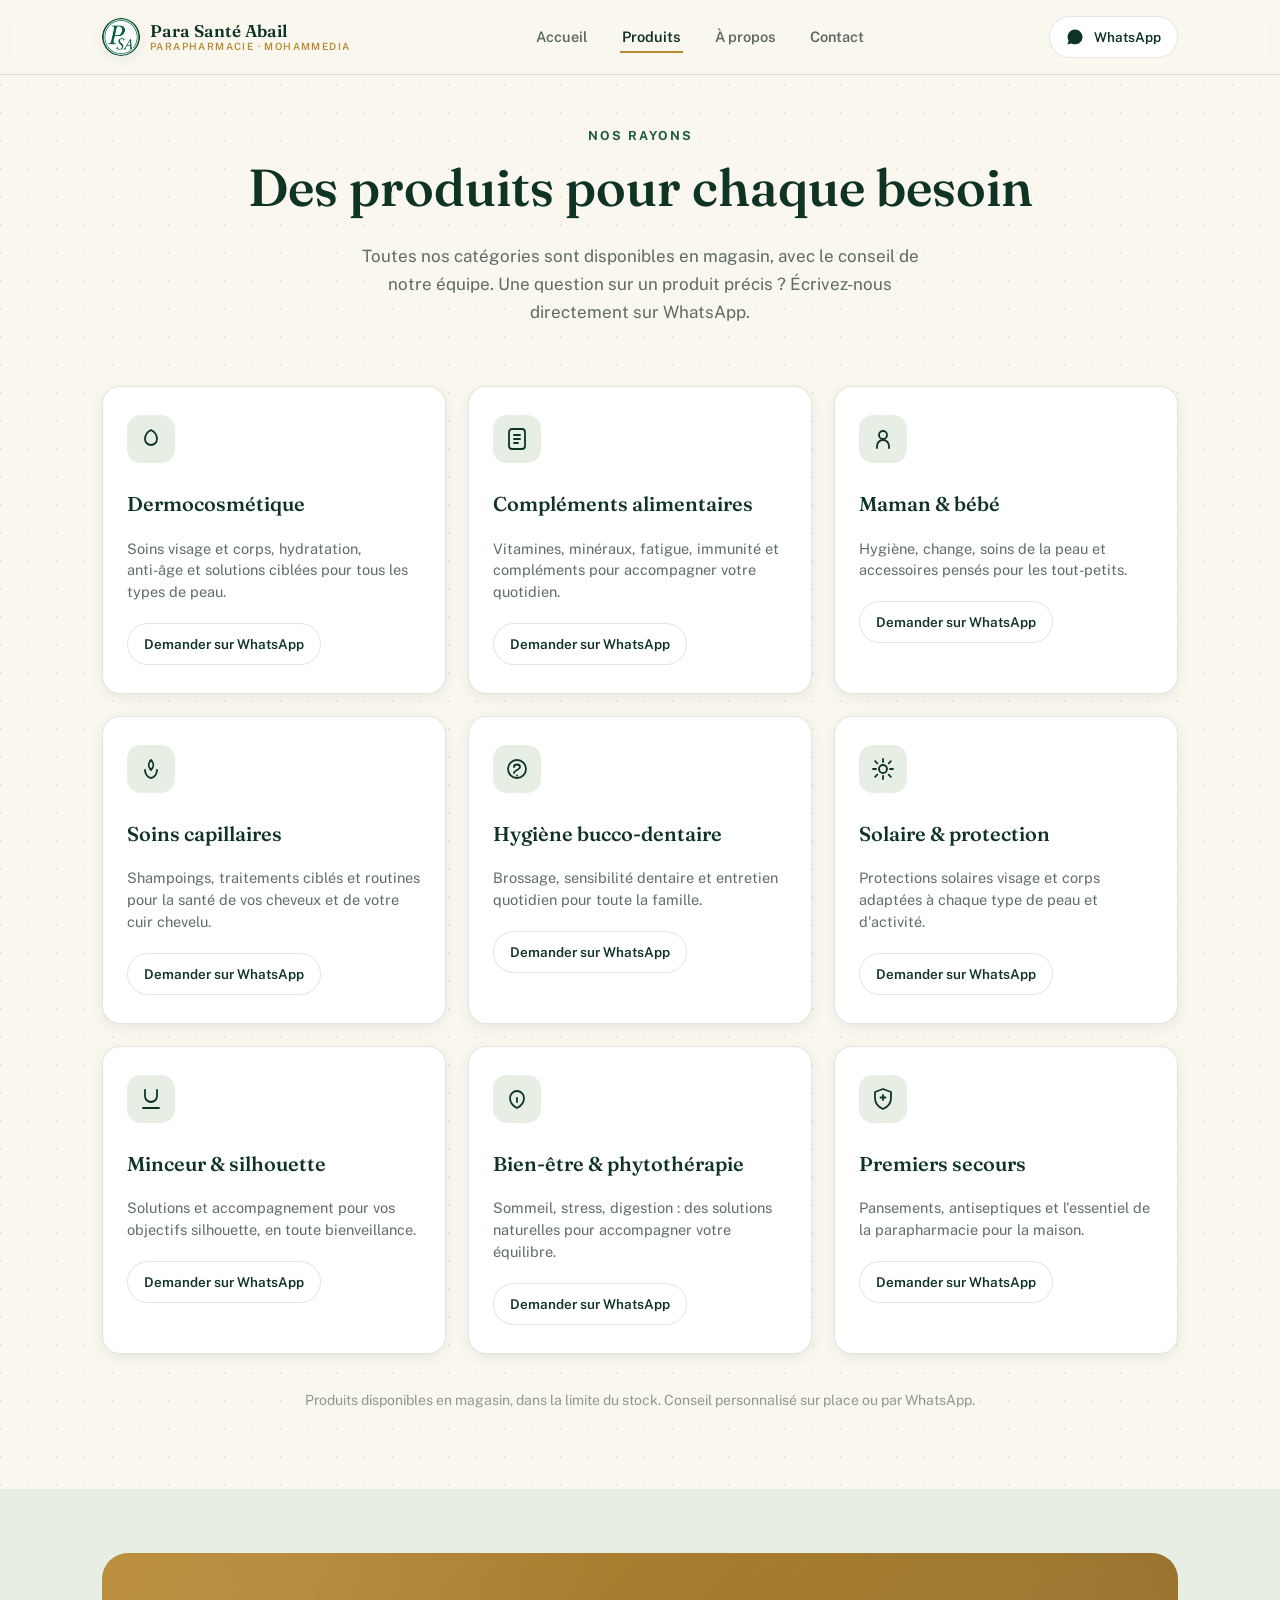
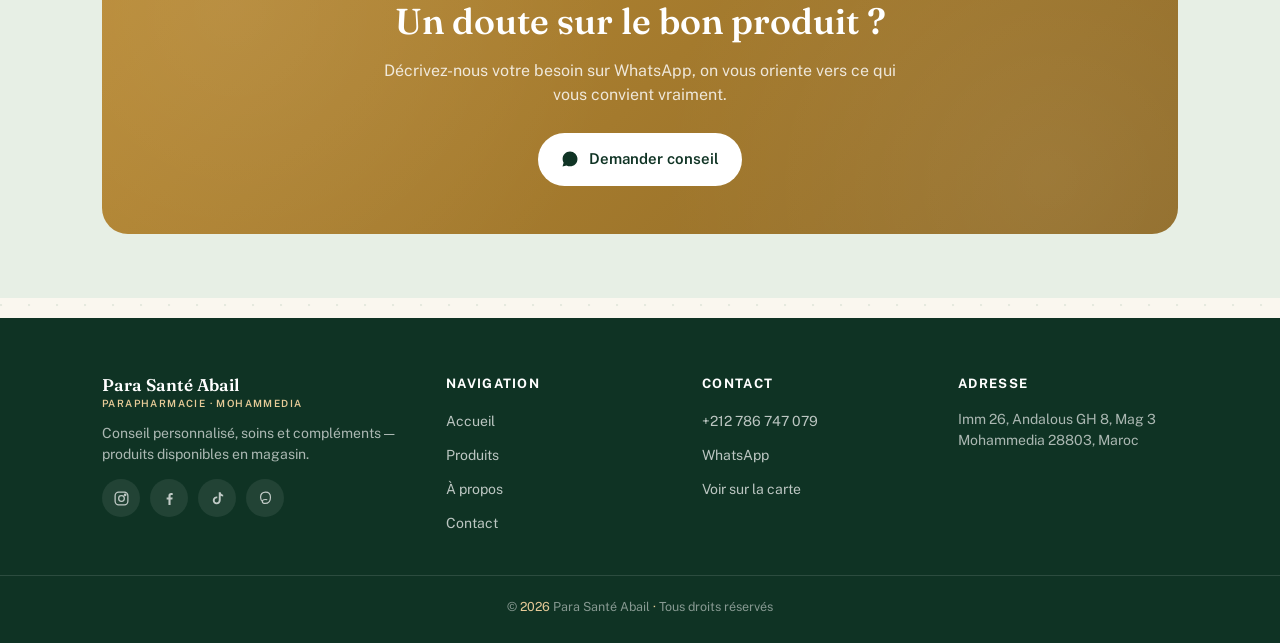
<file: produits.html>
<!doctype html>
<html lang="fr">
<head>
<meta charset="UTF-8">
<meta name="viewport" content="width=device-width, initial-scale=1.0">
<title>Nos produits — Para Santé Abail</title>
<meta name="description" content="Découvrez les catégories de produits disponibles chez Para Santé Abail : dermocosmétique, compléments alimentaires, soins bébé, capillaires et plus, à Mohammedia.">
<meta name="theme-color" content="#0F3324">
<link rel="canonical" href="https://www.para-sante-abail.ma/produits.html">

<meta property="og:type" content="website">
<meta property="og:site_name" content="Para Santé Abail">
<meta property="og:title" content="Nos produits — Para Santé Abail">
<meta property="og:description" content="Dermocosmétique, compléments, soins bébé et plus — disponibles en magasin à Mohammedia.">
<meta property="og:image" content="assets/logo.png">

<link rel="icon" type="image/png" sizes="32x32" href="assets/favicon-32.png">
<link rel="apple-touch-icon" href="assets/favicon-180.png">

<link rel="preconnect" href="https://fonts.googleapis.com">
<link rel="preconnect" href="https://fonts.gstatic.com" crossorigin>
<link href="https://fonts.googleapis.com/css2?family=Fraunces:opsz,wght@9..144,450;9..144,560;9..144,650&family=Public+Sans:wght@400;500;600;700&display=swap" rel="stylesheet">
<link rel="stylesheet" href="assets/style.css">
</head>
<body>
<a class="skip-link" href="#main">Aller au contenu</a>

<header class="navbar">
  <div class="container">
    <a class="brand" href="index.html">
      <img src="assets/logo.webp" onerror="this.src='assets/logo.png'" alt="Logo Para Santé Abail">
      <span class="brand-name">Para Santé Abail<small>Parapharmacie · Mohammedia</small></span>
    </a>
    <nav>
      <ul class="nav-links">
        <li><a href="index.html">Accueil</a></li>
        <li><a href="produits.html">Produits</a></li>
        <li><a href="a-propos.html">À propos</a></li>
        <li><a href="contact.html">Contact</a></li>
      </ul>
    </nav>
    <div class="nav-cta">
      <a class="btn btn-outline btn-sm" href="https://wa.me/212786747079" target="_blank" rel="noopener">
        <svg viewBox="0 0 24 24" fill="currentColor"><path d="M12.04 2C6.58 2 2.13 6.45 2.13 11.91c0 1.75.46 3.46 1.33 4.96L2.05 22l5.25-1.38a9.9 9.9 0 0 0 4.74 1.21h.01c5.46 0 9.91-4.45 9.91-9.92 0-2.65-1.03-5.14-2.9-7.01A9.86 9.86 0 0 0 12.04 2Z"/></svg>
        <span class="long">WhatsApp</span>
      </a>
      <button class="nav-toggle" aria-label="Ouvrir le menu" aria-expanded="false">
        <svg viewBox="0 0 24 24" fill="none" stroke="currentColor" stroke-width="1.8" stroke-linecap="round"><path d="M4 7h16M4 12h16M4 17h16"/></svg>
      </button>
    </div>
  </div>
</header>

<main id="main">

  <section class="page-hero container">
    <p class="eyebrow">Nos rayons</p>
    <h1>Des produits pour chaque besoin</h1>
    <p class="lede" style="margin-left:auto;margin-right:auto;">
      Toutes nos catégories sont disponibles en magasin, avec le conseil de notre équipe. Une question sur un produit précis ? Écrivez-nous directement sur WhatsApp.
    </p>
  </section>

  <section class="section" style="padding-top:20px;">
    <div class="container">
      <div class="grid grid-3">

        <div class="card cat-card">
          <div class="card-icon">
            <svg viewBox="0 0 24 24" fill="none" stroke="currentColor" stroke-width="1.8" stroke-linecap="round" stroke-linejoin="round"><path d="M12 3c4 2 6 5 6 9a6 6 0 0 1-12 0c0-4 2-7 6-9Z"/></svg>
          </div>
          <h3>Dermocosmétique</h3>
          <p>Soins visage et corps, hydratation, anti-âge et solutions ciblées pour tous les types de peau.</p>
          <a class="btn btn-outline btn-sm" href="https://wa.me/212786747079?text=Bonjour%2C%20j%27aimerais%20des%20infos%20sur%20vos%20produits%20de%20dermocosm%C3%A9tique." target="_blank" rel="noopener">Demander sur WhatsApp</a>
        </div>

        <div class="card cat-card">
          <div class="card-icon">
            <svg viewBox="0 0 24 24" fill="none" stroke="currentColor" stroke-width="1.8" stroke-linecap="round" stroke-linejoin="round"><rect x="4" y="2" width="16" height="20" rx="3"/><path d="M9 8h6M9 12h6M9 16h4"/></svg>
          </div>
          <h3>Compléments alimentaires</h3>
          <p>Vitamines, minéraux, fatigue, immunité et compléments pour accompagner votre quotidien.</p>
          <a class="btn btn-outline btn-sm" href="https://wa.me/212786747079?text=Bonjour%2C%20j%27aimerais%20des%20infos%20sur%20vos%20compl%C3%A9ments%20alimentaires." target="_blank" rel="noopener">Demander sur WhatsApp</a>
        </div>

        <div class="card cat-card">
          <div class="card-icon">
            <svg viewBox="0 0 24 24" fill="none" stroke="currentColor" stroke-width="1.8" stroke-linecap="round" stroke-linejoin="round"><circle cx="12" cy="8" r="4"/><path d="M6 21v-2a6 6 0 0 1 12 0v2"/></svg>
          </div>
          <h3>Maman &amp; bébé</h3>
          <p>Hygiène, change, soins de la peau et accessoires pensés pour les tout-petits.</p>
          <a class="btn btn-outline btn-sm" href="https://wa.me/212786747079?text=Bonjour%2C%20j%27aimerais%20des%20infos%20sur%20vos%20produits%20maman%20et%20b%C3%A9b%C3%A9." target="_blank" rel="noopener">Demander sur WhatsApp</a>
        </div>

        <div class="card cat-card">
          <div class="card-icon">
            <svg viewBox="0 0 24 24" fill="none" stroke="currentColor" stroke-width="1.8" stroke-linecap="round" stroke-linejoin="round"><path d="M12 3c-3 3-3 7 0 10M12 3c3 3 3 7 0 10M6 13c0 4 3 8 6 8s6-4 6-8"/></svg>
          </div>
          <h3>Soins capillaires</h3>
          <p>Shampoings, traitements ciblés et routines pour la santé de vos cheveux et de votre cuir chevelu.</p>
          <a class="btn btn-outline btn-sm" href="https://wa.me/212786747079?text=Bonjour%2C%20j%27aimerais%20des%20infos%20sur%20vos%20soins%20capillaires." target="_blank" rel="noopener">Demander sur WhatsApp</a>
        </div>

        <div class="card cat-card">
          <div class="card-icon">
            <svg viewBox="0 0 24 24" fill="none" stroke="currentColor" stroke-width="1.8" stroke-linecap="round" stroke-linejoin="round"><circle cx="12" cy="12" r="9"/><path d="M9 10c0-1.5 1-2.5 3-2.5s3 1 3 2.5-1.2 2-3 3-3 1.5-3 3M12 18.5v.01"/></svg>
          </div>
          <h3>Hygiène bucco-dentaire</h3>
          <p>Brossage, sensibilité dentaire et entretien quotidien pour toute la famille.</p>
          <a class="btn btn-outline btn-sm" href="https://wa.me/212786747079?text=Bonjour%2C%20j%27aimerais%20des%20infos%20sur%20vos%20produits%20bucco-dentaires." target="_blank" rel="noopener">Demander sur WhatsApp</a>
        </div>

        <div class="card cat-card">
          <div class="card-icon">
            <svg viewBox="0 0 24 24" fill="none" stroke="currentColor" stroke-width="1.8" stroke-linecap="round" stroke-linejoin="round"><circle cx="12" cy="12" r="4"/><path d="M12 2v3M12 19v3M4.2 4.2l2.1 2.1M17.7 17.7l2.1 2.1M2 12h3M19 12h3M4.2 19.8l2.1-2.1M17.7 6.3l2.1-2.1"/></svg>
          </div>
          <h3>Solaire &amp; protection</h3>
          <p>Protections solaires visage et corps adaptées à chaque type de peau et d'activité.</p>
          <a class="btn btn-outline btn-sm" href="https://wa.me/212786747079?text=Bonjour%2C%20j%27aimerais%20des%20infos%20sur%20vos%20produits%20solaires." target="_blank" rel="noopener">Demander sur WhatsApp</a>
        </div>

        <div class="card cat-card">
          <div class="card-icon">
            <svg viewBox="0 0 24 24" fill="none" stroke="currentColor" stroke-width="1.8" stroke-linecap="round" stroke-linejoin="round"><path d="M6 3v6a6 6 0 0 0 12 0V3M4 21h16"/></svg>
          </div>
          <h3>Minceur &amp; silhouette</h3>
          <p>Solutions et accompagnement pour vos objectifs silhouette, en toute bienveillance.</p>
          <a class="btn btn-outline btn-sm" href="https://wa.me/212786747079?text=Bonjour%2C%20j%27aimerais%20des%20infos%20sur%20vos%20produits%20minceur." target="_blank" rel="noopener">Demander sur WhatsApp</a>
        </div>

        <div class="card cat-card">
          <div class="card-icon">
            <svg viewBox="0 0 24 24" fill="none" stroke="currentColor" stroke-width="1.8" stroke-linecap="round" stroke-linejoin="round"><path d="M12 21c4-2 7-5.5 7-10a7 7 0 0 0-14 0c0 4.5 3 8 7 10Z"/><path d="M12 11v4"/></svg>
          </div>
          <h3>Bien-être &amp; phytothérapie</h3>
          <p>Sommeil, stress, digestion : des solutions naturelles pour accompagner votre équilibre.</p>
          <a class="btn btn-outline btn-sm" href="https://wa.me/212786747079?text=Bonjour%2C%20j%27aimerais%20des%20infos%20sur%20vos%20produits%20de%20phytoth%C3%A9rapie." target="_blank" rel="noopener">Demander sur WhatsApp</a>
        </div>

        <div class="card cat-card">
          <div class="card-icon">
            <svg viewBox="0 0 24 24" fill="none" stroke="currentColor" stroke-width="1.8" stroke-linecap="round" stroke-linejoin="round"><path d="M12 2 4 5v6c0 5 3.5 9 8 11 4.5-2 8-6 8-11V5l-8-3Z"/><path d="M12 8v5M9.5 10.5h5"/></svg>
          </div>
          <h3>Premiers secours</h3>
          <p>Pansements, antiseptiques et l'essentiel de la parapharmacie pour la maison.</p>
          <a class="btn btn-outline btn-sm" href="https://wa.me/212786747079?text=Bonjour%2C%20j%27aimerais%20des%20infos%20sur%20vos%20produits%20de%20premiers%20secours." target="_blank" rel="noopener">Demander sur WhatsApp</a>
        </div>

      </div>

      <p style="text-align:center;margin-top:36px;font-size:14px;color:var(--ink-faint);">
        Produits disponibles en magasin, dans la limite du stock. Conseil personnalisé sur place ou par WhatsApp.
      </p>
    </div>
  </section>

  <section class="section section-alt">
    <div class="container">
      <div class="cta-banner" style="background:linear-gradient(135deg,var(--gold),#8f6a26);">
        <h2>Un doute sur le bon produit&nbsp;?</h2>
        <p>Décrivez-nous votre besoin sur WhatsApp, on vous oriente vers ce qui vous convient vraiment.</p>
        <a class="btn" style="background:#fff;color:var(--green-deep);" href="https://wa.me/212786747079?text=Bonjour%2C%20j%27ai%20besoin%20d%27un%20conseil%20produit." target="_blank" rel="noopener">
          <svg viewBox="0 0 24 24" fill="currentColor"><path d="M12.04 2C6.58 2 2.13 6.45 2.13 11.91c0 1.75.46 3.46 1.33 4.96L2.05 22l5.25-1.38a9.9 9.9 0 0 0 4.74 1.21h.01c5.46 0 9.91-4.45 9.91-9.92 0-2.65-1.03-5.14-2.9-7.01A9.86 9.86 0 0 0 12.04 2Z"/></svg>
          Demander conseil
        </a>
      </div>
    </div>
  </section>

</main>

<footer class="footer">
  <div class="container">
    <div>
      <span class="brand-name">Para Santé Abail<small>Parapharmacie · Mohammedia</small></span>
      <p style="margin-top:14px;">Conseil personnalisé, soins et compléments — produits disponibles en magasin.</p>
      <div class="footer-socials">
        <a href="https://instagram.com/para.sante.abail" target="_blank" rel="noopener" aria-label="Instagram"><svg viewBox="0 0 24 24" fill="none" stroke="currentColor" stroke-width="1.8"><rect x="3" y="3" width="18" height="18" rx="5"/><circle cx="12" cy="12" r="4"/><circle cx="17.2" cy="6.8" r="1"/></svg></a>
        <a href="https://facebook.com/para.sante.abail" target="_blank" rel="noopener" aria-label="Facebook"><svg viewBox="0 0 24 24" fill="currentColor"><path d="M13.5 21v-7.6h2.55l.38-2.96h-2.93V8.53c0-.86.24-1.44 1.47-1.44h1.57V4.46C16.2 4.4 15.3 4.3 14.24 4.3c-2.2 0-3.72 1.34-3.72 3.8v2.34H7.96v2.96h2.56V21h2.98Z"/></svg></a>
        <a href="https://www.tiktok.com/@para.sante.abail" target="_blank" rel="noopener" aria-label="TikTok"><svg viewBox="0 0 24 24" fill="currentColor"><path d="M16.5 3c.3 1.9 1.6 3.4 3.5 3.7v2.6a6.6 6.6 0 0 1-3.5-1.1v6.4a5.6 5.6 0 1 1-4.8-5.5v2.7a2.9 2.9 0 1 0 2.1 2.8V3h2.7Z"/></svg></a>
        <a href="https://www.threads.net/@para.sante.abail" target="_blank" rel="noopener" aria-label="Threads"><svg viewBox="0 0 24 24" fill="none" stroke="currentColor" stroke-width="1.7"><path d="M12 3c-4.5 0-7 2.7-7 7.2 0 3 1.2 5.4 3.4 6.9M12 3c4.5 0 7 2.7 7 7.2 0 5.6-3.3 8.8-7.6 8.8-2.2 0-3.9-.8-3.9-2.7 0-2 2.1-2.9 4.4-2.9 1 0 1.9.1 2.6.4"/></svg></a>
      </div>
    </div>
    <div>
      <h4>Navigation</h4>
      <ul>
        <li><a href="index.html">Accueil</a></li>
        <li><a href="produits.html">Produits</a></li>
        <li><a href="a-propos.html">À propos</a></li>
        <li><a href="contact.html">Contact</a></li>
      </ul>
    </div>
    <div>
      <h4>Contact</h4>
      <ul>
        <li><a href="tel:+212786747079">+212 786 747 079</a></li>
        <li><a href="https://wa.me/212786747079" target="_blank" rel="noopener">WhatsApp</a></li>
        <li><a href="https://maps.app.goo.gl/hY52rZHwfC9WomiU7" target="_blank" rel="noopener">Voir sur la carte</a></li>
      </ul>
    </div>
    <div>
      <h4>Adresse</h4>
      <p>Imm 26, Andalous GH 8, Mag 3<br>Mohammedia 28803, Maroc</p>
    </div>
  </div>
  <div class="footer-bottom">
    © <span id="year"></span> Para Santé Abail <span>·</span> Tous droits réservés
  </div>
</footer>

<div class="toast" id="toast">Contact enregistré ✓</div>

<script src="assets/script.js"></script>
<script>document.getElementById('year').textContent = new Date().getFullYear();</script>
</body>
</html>
</file>
<file: assets/style.css>
/* ============================================================
   Para Santé Abail — Design System
   ============================================================ */
:root{
  --ink:#122A1F;
  --ink-soft: rgba(18,42,31,0.68);
  --ink-faint: rgba(18,42,31,0.46);
  --green:#1F5C3E;
  --green-deep:#0F3324;
  --green-soft:#2C7350;
  --paper:#FAF7EF;
  --paper-raised:#FFFFFF;
  --sage:#E7EFE5;
  --gold:#B98A34;
  --gold-soft:#E7CB98;
  --line: rgba(18,42,31,0.12);
  --shadow-sm: 0 4px 14px rgba(15,51,36,0.07);
  --shadow-md: 0 10px 30px rgba(15,51,36,0.12);
  --r-sm: 12px;
  --r-md: 18px;
  --r-lg: 26px;
  --container: 1120px;
}

*{ box-sizing:border-box; }
html{ scroll-behavior:smooth; -webkit-tap-highlight-color:transparent; }
body{
  margin:0;
  background:
    radial-gradient(circle at 1px 1px, rgba(31,92,62,0.09) 1px, transparent 1.6px) 0 0/28px 28px,
    var(--paper);
  color:var(--ink);
  font-family:'Public Sans', -apple-system, BlinkMacSystemFont, sans-serif;
  line-height:1.5;
  -webkit-font-smoothing:antialiased;
}
img{ max-width:100%; display:block; }
a{ color:inherit; }
.container{ width:100%; max-width:var(--container); margin:0 auto; padding:0 22px; }

h1,h2,h3{
  font-family:'Fraunces', serif;
  color:var(--green-deep);
  margin:0 0 .5em;
  line-height:1.12;
}
h1{ font-weight:560; font-size:clamp(32px,6vw,52px); }
h2{ font-weight:560; font-size:clamp(26px,4vw,36px); }
h3{ font-weight:560; font-size:20px; }
em{ color:var(--gold); font-style:italic; }

.eyebrow{
  display:inline-block;
  margin:0 0 12px;
  font-size:12.5px;
  letter-spacing:.16em;
  text-transform:uppercase;
  color:var(--green);
  font-weight:700;
}

p{ color:var(--ink-soft); }
.lede{ font-size:17px; line-height:1.65; max-width:56ch; }

/* skip link (a11y) */
.skip-link{
  position:absolute; left:-999px; top:auto;
  background:var(--green-deep); color:#fff; padding:12px 18px;
  border-radius:0 0 10px 0; z-index:200;
}
.skip-link:focus{ left:0; top:0; }

/* ---------------- BUTTONS ---------------- */
.btn{
  display:inline-flex;
  align-items:center;
  gap:10px;
  padding:14px 22px;
  border-radius:999px;
  text-decoration:none;
  font-weight:600;
  font-size:15px;
  border:1px solid transparent;
  cursor:pointer;
  transition:transform .15s ease, box-shadow .15s ease, background .15s ease, border-color .15s ease;
}
.btn svg{ width:18px; height:18px; flex:none; }
.btn:active{ transform:scale(0.97); }

.btn-primary{
  background:linear-gradient(180deg,#23694A,var(--green-deep));
  color:#fff;
  box-shadow:0 8px 20px rgba(15,51,36,0.28);
}
.btn-primary:hover{ box-shadow:0 10px 26px rgba(15,51,36,0.36); }

.btn-gold{
  background:linear-gradient(180deg,#C89A44,var(--gold));
  color:#fff;
  box-shadow:0 8px 20px rgba(185,138,52,0.30);
}

.btn-outline{
  background:var(--paper-raised);
  color:var(--green-deep);
  border-color:var(--line);
}
.btn-outline:hover{ border-color:var(--green); }

.btn-ghost{
  background:transparent;
  color:var(--green-deep);
  padding:10px 4px;
}
.btn-ghost svg{ transition:transform .15s ease; }
.btn-ghost:hover svg{ transform:translateX(3px); }

.btn-block{ width:100%; justify-content:center; }
.btn-sm{ padding:10px 16px; font-size:13.5px; }

/* ---------------- NAVBAR ---------------- */
.navbar{
  position:sticky; top:0; z-index:100;
  background:rgba(250,247,239,0.88);
  backdrop-filter:blur(10px);
  border-bottom:1px solid var(--line);
}
.navbar .container{
  display:flex; align-items:center; justify-content:space-between;
  height:74px;
}
.brand{ display:flex; align-items:center; gap:10px; text-decoration:none; }
.brand img{ width:38px; height:38px; border-radius:50%; box-shadow:var(--shadow-sm); }
.brand-name{
  font-family:'Fraunces', serif;
  font-weight:600;
  font-size:17px;
  color:var(--green-deep);
  line-height:1.15;
}
.brand-name small{
  display:block; font-family:'Public Sans',sans-serif; font-weight:600;
  font-size:10px; letter-spacing:.14em; text-transform:uppercase; color:var(--gold);
}

.nav-links{
  display:flex; align-items:center; gap:30px;
  list-style:none; margin:0; padding:0;
}
.nav-links a{
  text-decoration:none; font-weight:600; font-size:14.5px;
  color:var(--ink-soft);
  padding:8px 2px; position:relative;
}
.nav-links a::after{
  content:""; position:absolute; left:0; right:100%; bottom:0; height:2px;
  background:var(--gold); transition:right .18s ease;
}
.nav-links a:hover{ color:var(--green-deep); }
.nav-links a:hover::after, .nav-links a.active::after{ right:0; }
.nav-links a.active{ color:var(--green-deep); }

.nav-cta{ display:flex; align-items:center; gap:12px; }
.nav-toggle{
  display:none; background:none; border:none; cursor:pointer;
  width:42px; height:42px; border-radius:10px; align-items:center; justify-content:center;
}
.nav-toggle svg{ width:22px; height:22px; color:var(--green-deep); }

@media (max-width:860px){
  .nav-links{
    position:fixed; inset:74px 0 auto 0;
    background:var(--paper-raised);
    flex-direction:column; align-items:stretch; gap:0;
    padding:8px 22px 18px;
    border-bottom:1px solid var(--line);
    box-shadow:var(--shadow-md);
    transform:translateY(-8px); opacity:0; pointer-events:none;
    transition:transform .18s ease, opacity .18s ease;
  }
  .nav-links.open{ transform:translateY(0); opacity:1; pointer-events:auto; }
  .nav-links a{ padding:14px 4px; border-bottom:1px solid var(--line); }
  .nav-links a::after{ display:none; }
  .nav-cta .btn-outline span.long{ display:none; }
  .nav-toggle{ display:inline-flex; }
}
@media (min-width:861px){
  .nav-links{ display:flex !important; }
}

/* ---------------- HERO / SEAL ---------------- */
.seal{
  position:relative; width:118px; height:118px;
  margin:0 auto 20px; display:flex; align-items:center; justify-content:center;
}
.ring{ position:absolute; border-radius:50%; border:1px dashed rgba(31,92,62,0.35); }
.ring-outer{ inset:0; animation:spin 90s linear infinite; }
.ring-inner{ inset:10px; border-color:rgba(185,138,52,0.45); animation:spin-rev 70s linear infinite; }
@keyframes spin{ to{ transform:rotate(360deg);} }
@keyframes spin-rev{ to{ transform:rotate(-360deg);} }
.seal img{
  width:88px; height:88px; border-radius:50%; background:#fff;
  box-shadow:var(--shadow-md); object-fit:cover;
}

.hero{
  padding:64px 0 56px;
  text-align:center;
}
.hero .lede{ margin:0 auto 30px; }
.hero-actions{ display:flex; gap:12px; justify-content:center; flex-wrap:wrap; }

.hero-strip{
  margin-top:44px; display:flex; justify-content:center; gap:36px; flex-wrap:wrap;
}
.hero-strip .item{ display:flex; align-items:center; gap:9px; font-size:13.5px; font-weight:600; color:var(--ink-soft); }
.hero-strip svg{ width:18px; height:18px; color:var(--green); flex:none; }

.page-hero{ padding:48px 0 40px; text-align:center; }
.page-hero .lede{ margin:0 auto; }

/* ---------------- SECTIONS ---------------- */
.section{ padding:64px 0; }
.section-alt{ background:var(--sage); }
.section-head{ text-align:center; max-width:640px; margin:0 auto 40px; }
.section-head .lede{ margin:0 auto; }

.divider{
  display:flex; align-items:center; gap:14px; margin:8px 0 0;
  color:var(--gold); font-size:11.5px; letter-spacing:.16em; text-transform:uppercase; font-weight:700;
}
.divider::before,.divider::after{
  content:""; flex:1; height:1px;
  background:repeating-linear-gradient(90deg, var(--line) 0 6px, transparent 6px 10px);
}

/* ---------------- GRIDS / CARDS ---------------- */
.grid{ display:grid; gap:22px; }
.grid-2{ grid-template-columns:repeat(2,1fr); }
.grid-3{ grid-template-columns:repeat(3,1fr); }
.grid-4{ grid-template-columns:repeat(4,1fr); }
@media (max-width:900px){ .grid-3,.grid-4{ grid-template-columns:repeat(2,1fr); } }
@media (max-width:600px){ .grid-2,.grid-3,.grid-4{ grid-template-columns:1fr; } }

.card{
  background:var(--paper-raised);
  border:1px solid var(--line);
  border-radius:var(--r-md);
  padding:28px 24px;
  box-shadow:var(--shadow-sm);
  transition:transform .18s ease, box-shadow .18s ease, border-color .18s ease;
}
.card:hover{ transform:translateY(-3px); box-shadow:var(--shadow-md); border-color:rgba(31,92,62,0.28); }

.card-icon{
  width:48px; height:48px; border-radius:14px;
  background:var(--sage); color:var(--green-deep);
  display:flex; align-items:center; justify-content:center;
  margin-bottom:16px;
}
.card-icon svg{ width:24px; height:24px; }
.card h3{ margin-bottom:8px; }
.card p{ margin:0; font-size:14.5px; }

.cat-card{ display:flex; flex-direction:column; gap:14px; }
.cat-card .btn{ margin-top:6px; align-self:flex-start; }

.value-card{ text-align:center; }
.value-card .card-icon{ margin-left:auto; margin-right:auto; }

/* ---------------- CTA BANNER ---------------- */
.cta-banner{
  background:linear-gradient(135deg,var(--green-deep),var(--green));
  border-radius:var(--r-lg);
  padding:48px 32px;
  text-align:center;
  color:#fff;
  position:relative;
  overflow:hidden;
}
.cta-banner::before{
  content:""; position:absolute; inset:0;
  background:
    radial-gradient(circle at 12% 20%, rgba(255,255,255,0.08) 0, transparent 40%),
    radial-gradient(circle at 88% 80%, rgba(255,255,255,0.08) 0, transparent 40%);
}
.cta-banner h2,.cta-banner p{ color:#fff; position:relative; }
.cta-banner p{ color:rgba(255,255,255,0.82); max-width:52ch; margin:0 auto 26px; }
.cta-banner .btn-gold{ position:relative; }

/* ---------------- FOOTER ---------------- */
.footer{
  background:var(--green-deep);
  color:rgba(255,255,255,0.72);
  padding:56px 0 26px;
  margin-top:20px;
}
.footer .container{
  display:grid; grid-template-columns:1.4fr 1fr 1fr 1fr; gap:36px;
}
@media (max-width:800px){ .footer .container{ grid-template-columns:1fr 1fr; } }
@media (max-width:520px){ .footer .container{ grid-template-columns:1fr; } }

.footer h4{
  color:#fff; font-family:'Public Sans',sans-serif; font-size:13px;
  letter-spacing:.1em; text-transform:uppercase; margin:0 0 16px; font-weight:700;
}
.footer .brand-name{ color:#fff; }
.footer .brand-name small{ color:var(--gold-soft); }
.footer p{ color:rgba(255,255,255,0.65); font-size:14px; }
.footer ul{ list-style:none; margin:0; padding:0; display:flex; flex-direction:column; gap:10px; }
.footer a{ text-decoration:none; font-size:14px; color:rgba(255,255,255,0.72); transition:color .15s ease; }
.footer a:hover{ color:#fff; }

.footer-socials{ display:flex; gap:10px; margin-top:6px; }
.footer-socials a{
  width:38px; height:38px; border-radius:50%;
  background:rgba(255,255,255,0.08);
  display:flex; align-items:center; justify-content:center;
}
.footer-socials svg{ width:17px; height:17px; }
.footer-socials a:hover{ background:var(--gold); }

.footer-bottom{
  border-top:1px solid rgba(255,255,255,0.12);
  margin-top:40px; padding-top:22px;
  text-align:center; font-size:12.5px; color:rgba(255,255,255,0.5);
}
.footer-bottom span{ color:var(--gold-soft); }

/* ---------------- MISC ---------------- */
.map-frame{
  border-radius:var(--r-lg); overflow:hidden; border:1px solid var(--line);
  box-shadow:var(--shadow-md); height:340px;
}
.map-frame iframe{ width:100%; height:100%; border:0; }

.contact-card{
  display:flex; align-items:flex-start; gap:16px;
}
.contact-card .card-icon{ margin-bottom:0; flex:none; }
.contact-card h3{ margin-bottom:4px; }

.toast{
  position:fixed; left:50%; bottom:26px; transform:translate(-50%,20px);
  background:var(--green-deep); color:#fff; padding:12px 20px; border-radius:999px;
  font-size:13.5px; font-weight:600; box-shadow:0 10px 30px rgba(15,51,36,0.35);
  opacity:0; pointer-events:none; transition:opacity .25s ease, transform .25s ease; z-index:300;
}
.toast.show{ opacity:1; transform:translate(-50%,0); }

.badge{
  display:inline-flex; align-items:center; gap:6px;
  background:var(--sage); color:var(--green-deep);
  padding:6px 12px; border-radius:999px; font-size:12.5px; font-weight:700;
}

@media (prefers-reduced-motion: reduce){
  html{ scroll-behavior:auto; }
  .ring-outer,.ring-inner{ animation:none; }
  .btn,.card,.nav-links a::after{ transition:none; }
}
</file>
